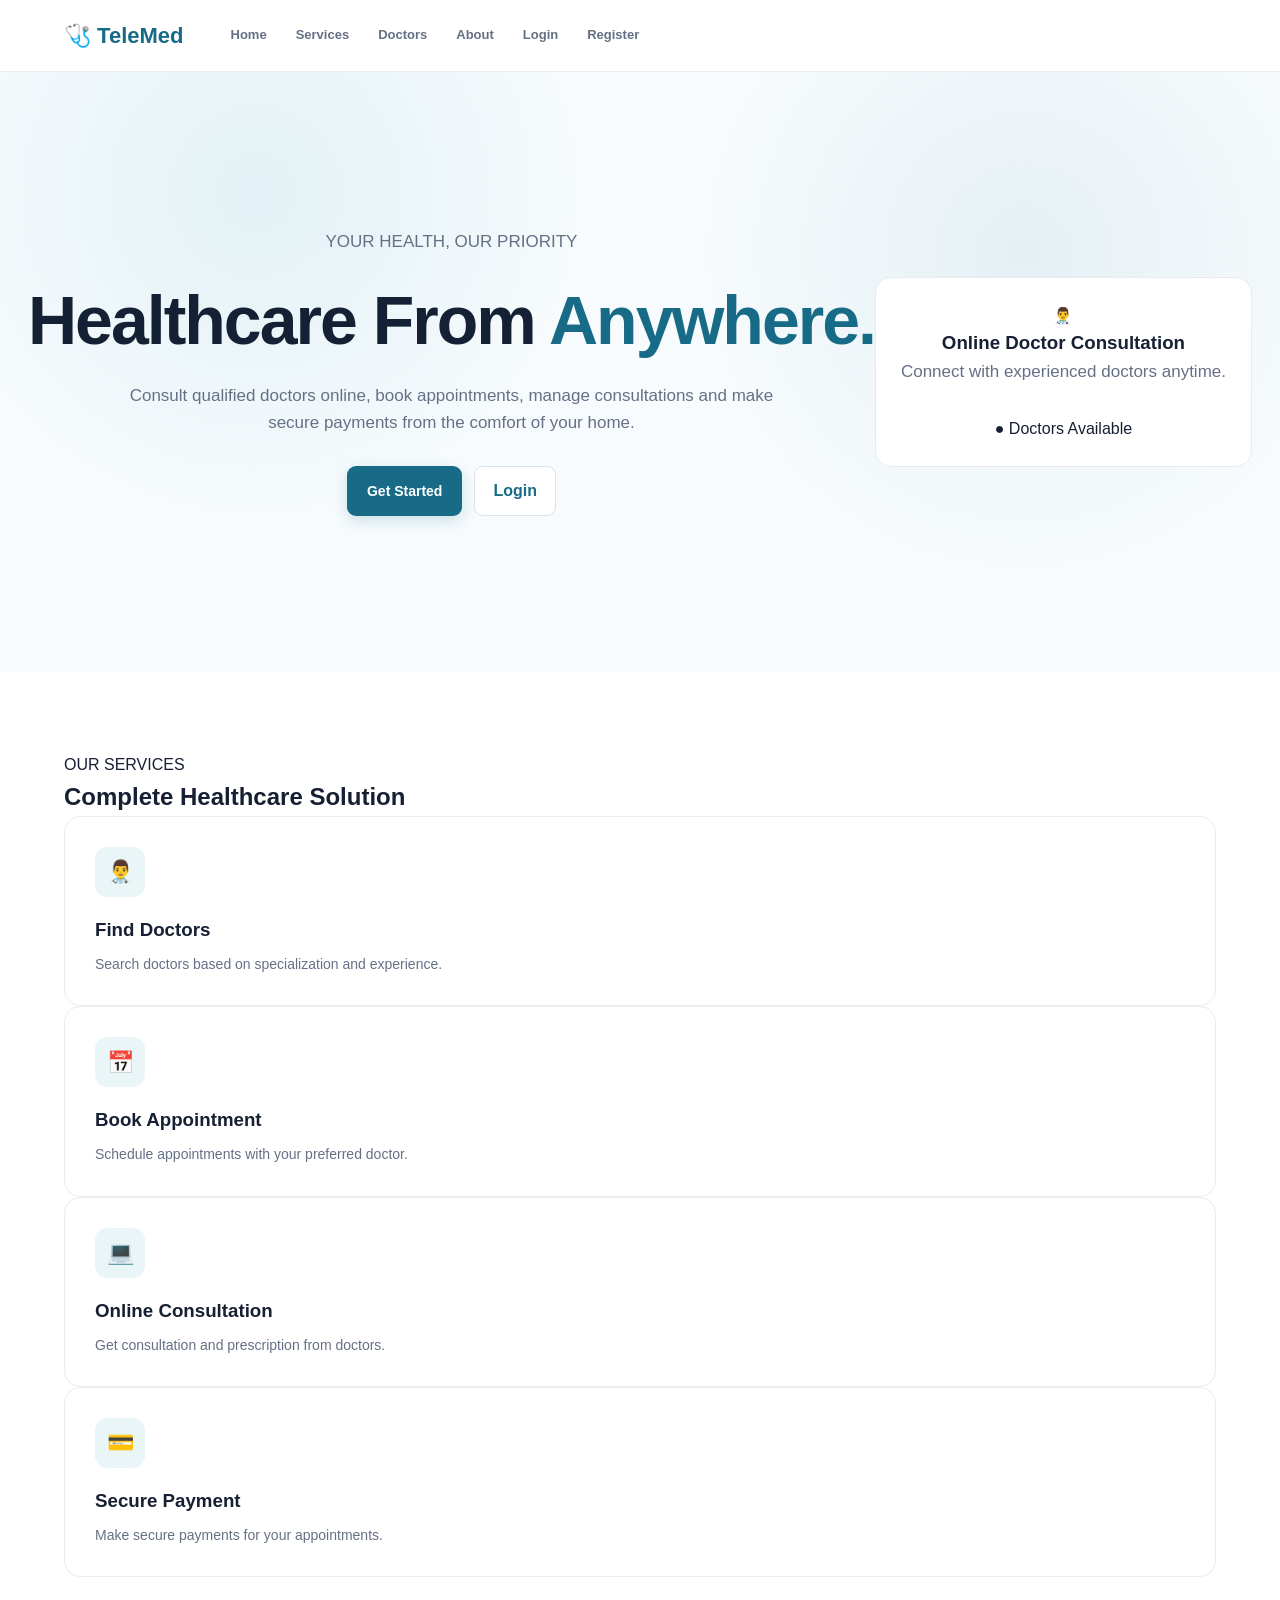
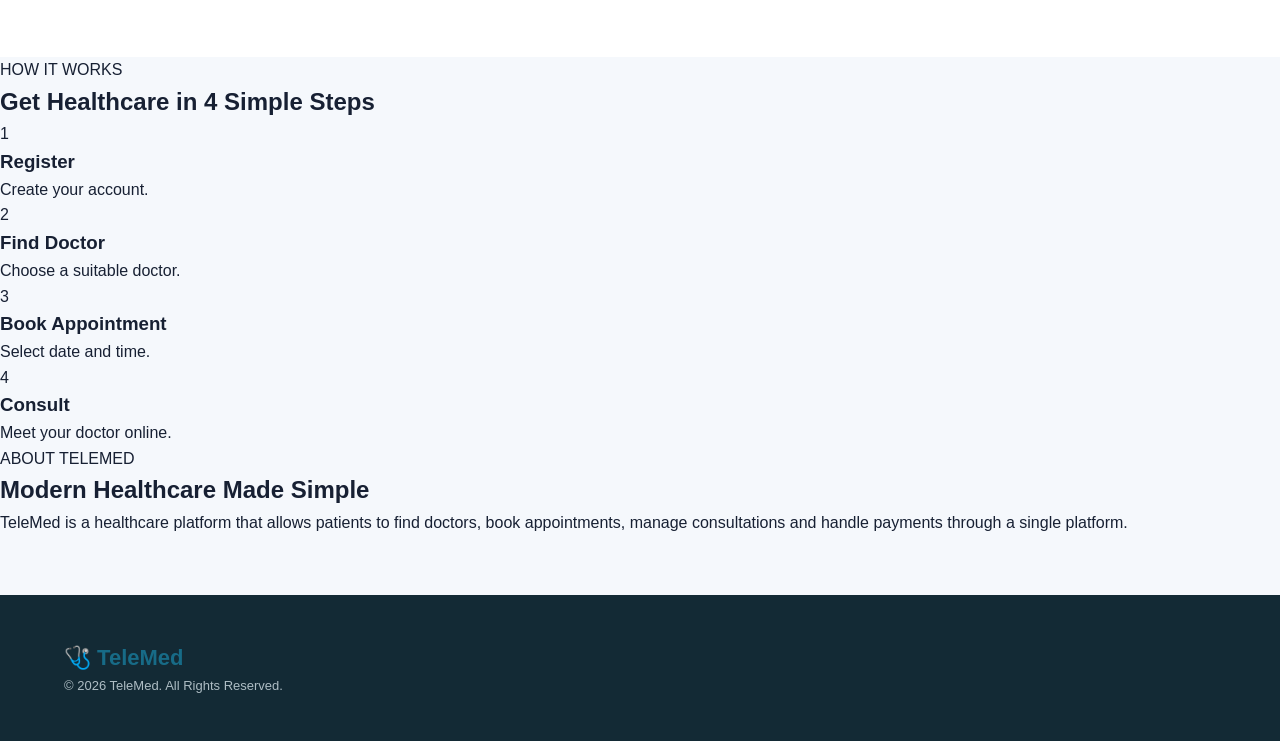
<file: src/main/resources/templates/index.html>
<!DOCTYPE html>
<html lang="en">

<head>
    <meta charset="UTF-8">
    <meta name="viewport" content="width=device-width, initial-scale=1.0">

    <title>TeleMed - Online Healthcare</title>

    <link rel="stylesheet" href="css/style.css">
</head>

<body>

<header class="navbar">

    <div class="logo">
        🩺 TeleMed
    </div>

    <nav>
        <a href="#home">Home</a>
        <a href="#services">Services</a>
        <a href="#doctors">Doctors</a>
        <a href="#about">About</a>

        <a href="login.html" class="login-btn">
            Login
        </a>

        <a href="register.html" class="register-btn">
            Register
        </a>
    </nav>

</header>


<!-- HERO SECTION -->

<section id="home" class="hero">

    <div class="hero-content">

        <p class="small-title">
            YOUR HEALTH, OUR PRIORITY
        </p>

        <h1>
            Healthcare From
            <span>Anywhere.</span>
        </h1>

        <p>
            Consult qualified doctors online, book appointments,
            manage consultations and make secure payments from
            the comfort of your home.
        </p>

        <div class="hero-buttons">

            <a href="register.html" class="primary-btn">
                Get Started
            </a>

            <a href="login.html" class="secondary-btn">
                Login
            </a>

        </div>

    </div>


    <div class="hero-image">

        <div class="doctor-card">

            <div class="doctor-icon">
                👨‍⚕️
            </div>

            <h3>
                Online Doctor Consultation
            </h3>

            <p>
                Connect with experienced doctors
                anytime.
            </p>

            <div class="online">
                ● Doctors Available
            </div>

        </div>

    </div>

</section>


<!-- SERVICES -->

<section id="services" class="services">

    <div class="section-title">

        <p>OUR SERVICES</p>

        <h2>
            Complete Healthcare Solution
        </h2>

    </div>


    <div class="service-container">

        <div class="service-card">

            <div class="service-icon">
                👨‍⚕️
            </div>

            <h3>
                Find Doctors
            </h3>

            <p>
                Search doctors based on specialization
                and experience.
            </p>

        </div>


        <div class="service-card">

            <div class="service-icon">
                📅
            </div>

            <h3>
                Book Appointment
            </h3>

            <p>
                Schedule appointments with your
                preferred doctor.
            </p>

        </div>


        <div class="service-card">

            <div class="service-icon">
                💻
            </div>

            <h3>
                Online Consultation
            </h3>

            <p>
                Get consultation and prescription
                from doctors.
            </p>

        </div>


        <div class="service-card">

            <div class="service-icon">
                💳
            </div>

            <h3>
                Secure Payment
            </h3>

            <p>
                Make secure payments for your
                appointments.
            </p>

        </div>

    </div>

</section>


<!-- HOW IT WORKS -->

<section class="how-it-works">

    <div class="section-title">

        <p>HOW IT WORKS</p>

        <h2>
            Get Healthcare in 4 Simple Steps
        </h2>

    </div>


    <div class="steps">

        <div class="step">

            <div class="step-number">
                1
            </div>

            <h3>
                Register
            </h3>

            <p>
                Create your account.
            </p>

        </div>


        <div class="step">

            <div class="step-number">
                2
            </div>

            <h3>
                Find Doctor
            </h3>

            <p>
                Choose a suitable doctor.
            </p>

        </div>


        <div class="step">

            <div class="step-number">
                3
            </div>

            <h3>
                Book Appointment
            </h3>

            <p>
                Select date and time.
            </p>

        </div>


        <div class="step">

            <div class="step-number">
                4
            </div>

            <h3>
                Consult
            </h3>

            <p>
                Meet your doctor online.
            </p>

        </div>

    </div>

</section>


<!-- ABOUT -->

<section id="about" class="about">

    <div>

        <p class="small-title">
            ABOUT TELEMED
        </p>

        <h2>
            Modern Healthcare Made Simple
        </h2>

        <p>
            TeleMed is a healthcare platform that allows
            patients to find doctors, book appointments,
            manage consultations and handle payments
            through a single platform.
        </p>

    </div>

</section>


<footer>

    <div class="logo">
        🩺 TeleMed
    </div>

    <p>
        © 2026 TeleMed. All Rights Reserved.
    </p>

</footer>


</body>

</html>
</file>
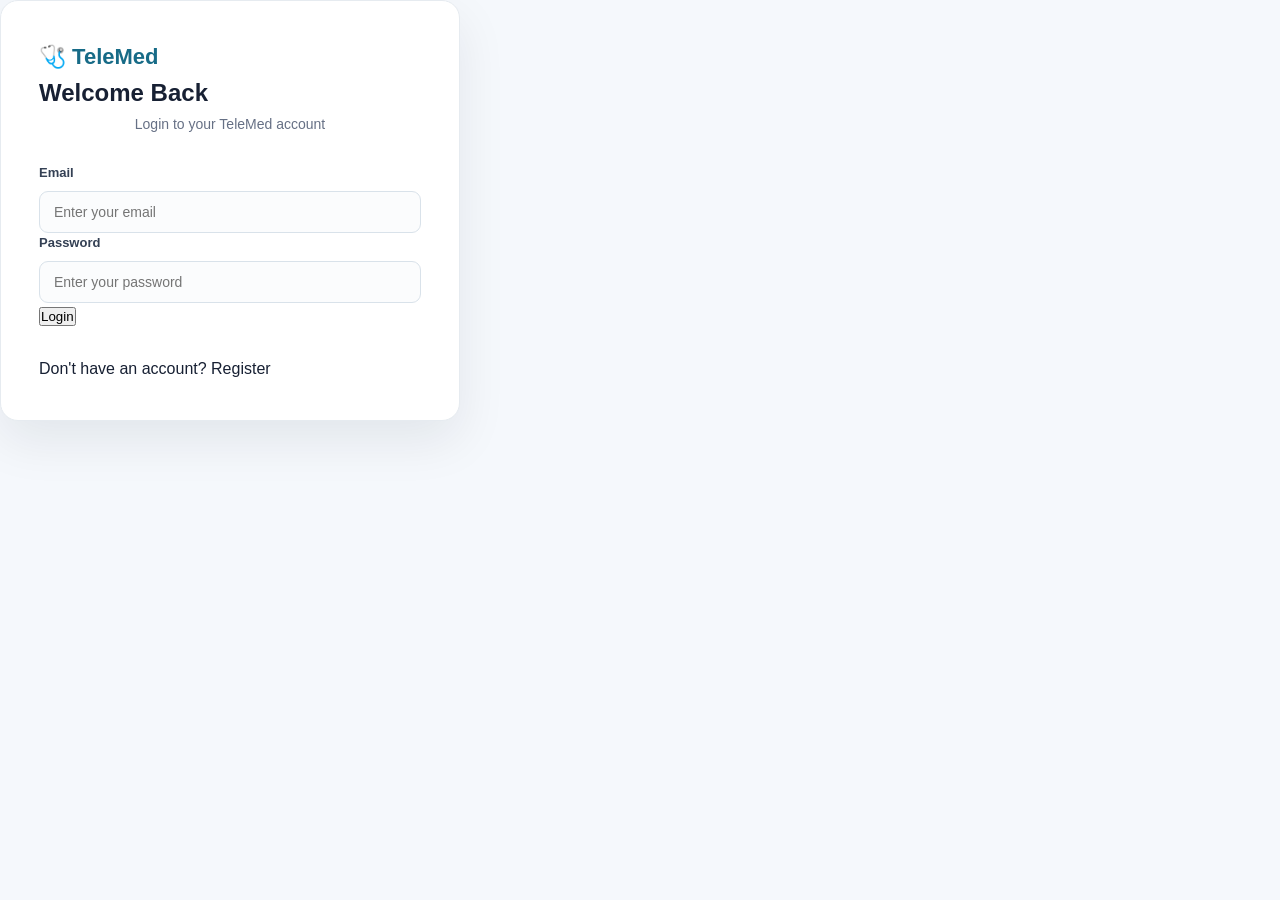
<file: src/main/resources/templates/appointments.html>
<!DOCTYPE html>
<html lang="en">
<head>
    <meta charset="UTF-8">
    <meta name="viewport" content="width=device-width, initial-scale=1.0">

    <title>My Appointments - TeleMed</title>

    <link rel="stylesheet" href="css/style.css">
</head>

<body>

<header class="navbar">

    <div class="logo">
        🩺 TeleMed
    </div>

    <nav>
        <a href="dashboard.html">Dashboard</a>
        <a href="doctors.html">Find Doctors</a>
        <a href="appointments.html" class="active">Appointments</a>
        <a href="consultations.html">Consultations</a>
        <a href="payments.html">Payments</a>
    </nav>

    <div class="nav-user">
        <span id="userName"></span>
        <button onclick="logout()" class="logout-btn">
            Logout
        </button>
    </div>

</header>


<main class="appointments-page">

    <section class="page-heading">

        <div>
            <h1>My Appointments</h1>

            <p>
                Manage your upcoming and previous doctor appointments.
            </p>
        </div>

        <a href="doctors.html" class="primary-btn">
            + Book Appointment
        </a>

    </section>


    <!-- Appointment Statistics -->

    <section class="appointment-stats">

        <div class="stat-card">
            <h3>Total</h3>
            <p id="totalAppointments">0</p>
        </div>

        <div class="stat-card">
            <h3>Pending</h3>
            <p id="pendingAppointments">0</p>
        </div>

        <div class="stat-card">
            <h3>Confirmed</h3>
            <p id="confirmedAppointments">0</p>
        </div>

        <div class="stat-card">
            <h3>Completed</h3>
            <p id="completedAppointments">0</p>
        </div>

    </section>


    <!-- Message -->

    <div id="message" class="page-message"></div>


    <!-- Appointments -->

    <section>

        <div id="appointmentsContainer"
             class="appointments-container">

            <div class="loading">
                Loading appointments...
            </div>

        </div>

    </section>

</main>


<!-- Payment Modal -->

<div id="paymentModal" class="modal">

    <div class="modal-content">

        <span class="close"
              onclick="closePaymentModal()">
            &times;
        </span>

        <h2>Make Payment</h2>

        <p class="payment-subtitle">
            Complete your consultation payment.
        </p>

        <div class="payment-summary">

            <p>
                <strong>Doctor:</strong>
                <span id="paymentDoctor"></span>
            </p>

            <p>
                <strong>Appointment:</strong>
                <span id="paymentAppointment"></span>
            </p>

            <p>
                <strong>Amount:</strong>
                ₹<span id="paymentAmount"></span>
            </p>

        </div>


        <form id="paymentForm">

            <input type="hidden" id="paymentAppointmentId">
            <input type="hidden" id="paymentAmountValue">

            <label for="paymentMethod">
                Payment Method
            </label>

            <select id="paymentMethod" required>

                <option value="">
                    Select Payment Method
                </option>

                <option value="UPI">
                    UPI
                </option>

                <option value="CARD">
                    Card
                </option>

                <option value="NET_BANKING">
                    Net Banking
                </option>

            </select>


            <button type="submit" class="primary-btn">
                Pay Now
            </button>

        </form>

        <p id="paymentMessage"></p>

    </div>

</div>


<script src="js/appointments.js"></script>

</body>
</html>
</file>
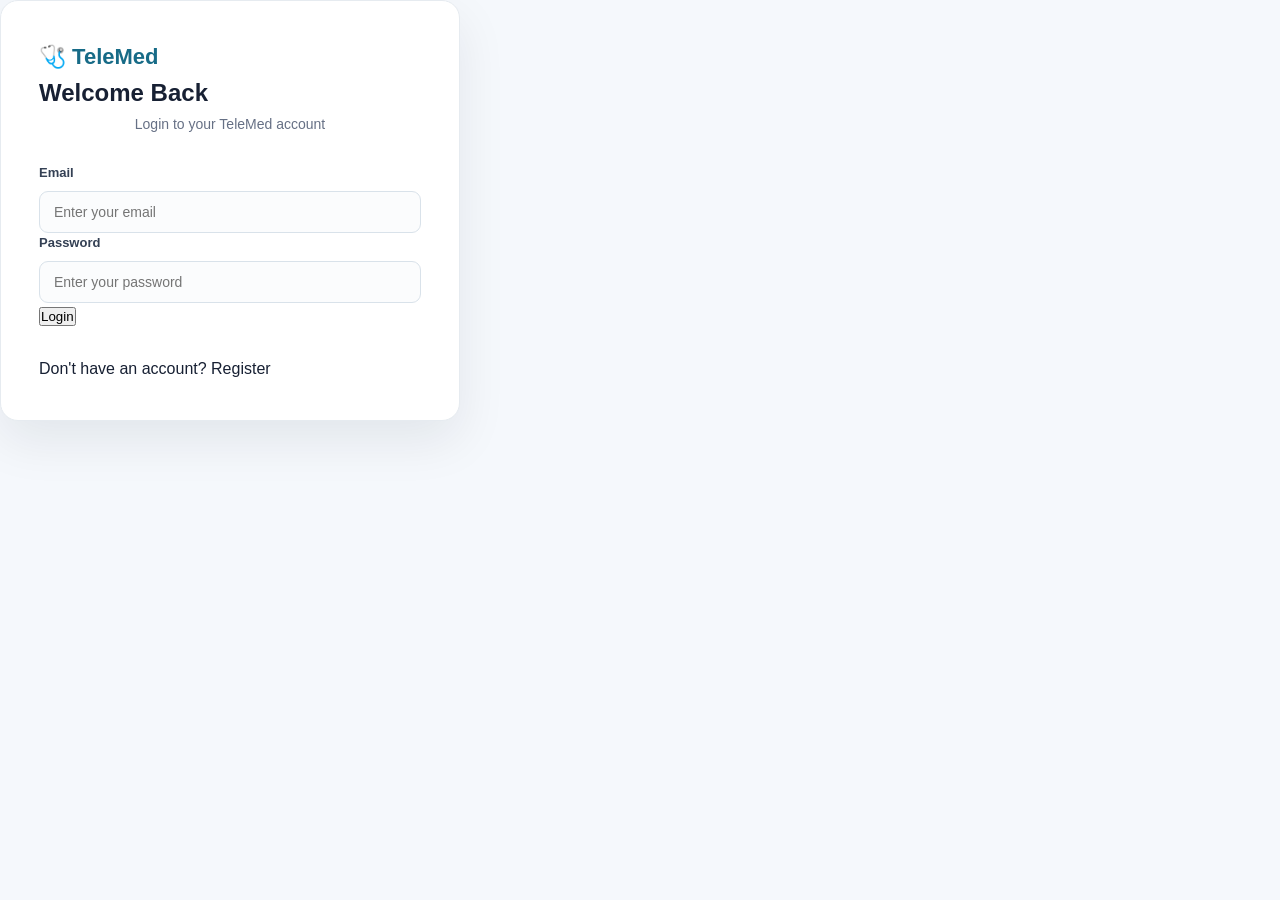
<file: src/main/resources/templates/consultations.html>
<!DOCTYPE html>
<html lang="en">

<head>

    <meta charset="UTF-8">

    <meta name="viewport"
          content="width=device-width, initial-scale=1.0">

    <title>My Consultations - TeleMed</title>

    <link rel="stylesheet"
          href="css/style.css">

</head>

<body>

<header class="navbar">

    <div class="logo">
        🩺 TeleMed
    </div>

    <nav>

        <a href="dashboard.html">
            Dashboard
        </a>

        <a href="doctors.html">
            Find Doctors
        </a>

        <a href="appointments.html">
            Appointments
        </a>

        <a href="consultations.html"
           class="active">
            Consultations
        </a>

        <a href="payments.html">
            Payments
        </a>

    </nav>

    <div class="nav-user">

        <span id="userName"></span>

        <button onclick="logout()"
                class="logout-btn">

            Logout

        </button>

    </div>

</header>


<main class="consultations-page">


    <!-- Heading -->

    <section class="page-heading">

        <div>

            <h1>
                My Consultations
            </h1>

            <p>
                View your consultation history,
                diagnosis and prescriptions.
            </p>

        </div>

        <a href="appointments.html"
           class="primary-btn">

            My Appointments

        </a>

    </section>


    <!-- Statistics -->

    <section class="consultation-stats">

        <div class="consultation-stat-card">

            <span class="consultation-stat-icon">
                🩺
            </span>

            <div>

                <h3>
                    Total
                </h3>

                <p id="totalConsultations">
                    0
                </p>

            </div>

        </div>


        <div class="consultation-stat-card">

            <span class="consultation-stat-icon">
                📅
            </span>

            <div>

                <h3>
                    Scheduled
                </h3>

                <p id="scheduledConsultations">
                    0
                </p>

            </div>

        </div>


        <div class="consultation-stat-card">

            <span class="consultation-stat-icon">
                ✓
            </span>

            <div>

                <h3>
                    Completed
                </h3>

                <p id="completedConsultations">
                    0
                </p>

            </div>

        </div>


        <div class="consultation-stat-card">

            <span class="consultation-stat-icon">
                ⏳
            </span>

            <div>

                <h3>
                    In Progress
                </h3>

                <p id="activeConsultations">
                    0
                </p>

            </div>

        </div>

    </section>


    <div id="message"
         class="page-message">
    </div>


    <!-- Consultation Cards -->

    <section>

        <div id="consultationsContainer"
             class="consultations-container">

            <div class="loading">
                Loading consultations...
            </div>

        </div>

    </section>

</main>


<!-- Consultation Details Modal -->

<div id="consultationModal"
     class="modal">

    <div class="modal-content consultation-modal">

        <span class="close"
              onclick="closeConsultationModal()">

            &times;

        </span>


        <h2>
            Consultation Details
        </h2>


        <div id="consultationDetails">
        </div>

    </div>

</div>


<script src="js/consultations.js"></script>

</body>

</html>
</file>
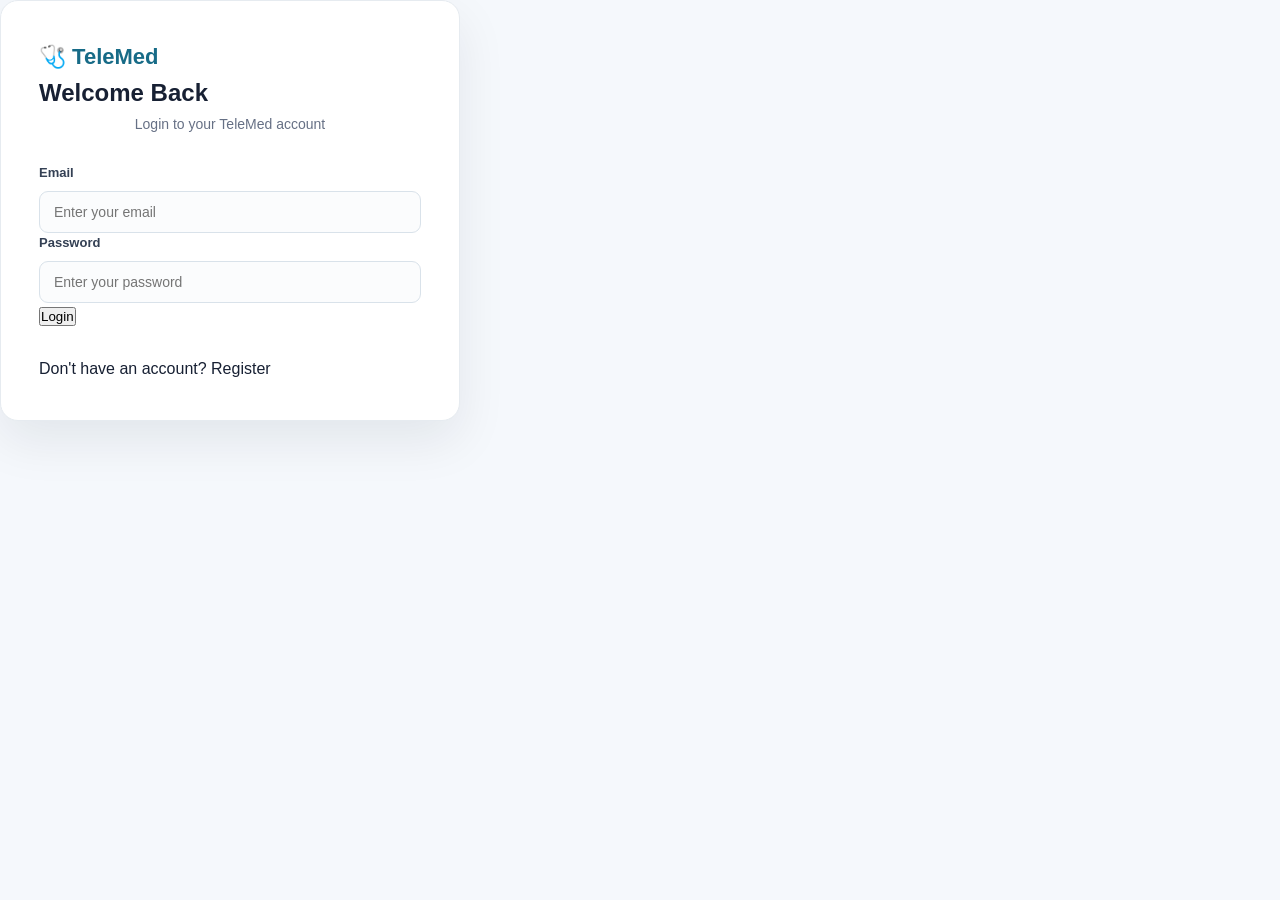
<file: src/main/resources/templates/login.html>
<!DOCTYPE html>
<html lang="en">

<head>

    <meta charset="UTF-8">

    <meta name="viewport"
          content="width=device-width, initial-scale=1.0">

    <title>Login - TeleMed</title>

    <link rel="stylesheet"
          href="css/style.css">

</head>

<body>

<div class="auth-container">

    <div class="auth-card">

        <div class="logo">
            🩺 TeleMed
        </div>

        <h2>Welcome Back</h2>

        <p>
            Login to your TeleMed account
        </p>


        <form id="loginForm">

            <label>Email</label>

            <input
                type="email"
                id="email"
                placeholder="Enter your email"
                required
            >


            <label>Password</label>

            <input
                type="password"
                id="password"
                placeholder="Enter your password"
                required
            >


            <button type="submit">
                Login
            </button>

        </form>


        <p id="message"></p>


        <div class="auth-footer">

            Don't have an account?

            <a href="register.html">
                Register
            </a>

        </div>

    </div>

</div>


<script src="js/auth.js"></script>

</body>

</html>
</file>
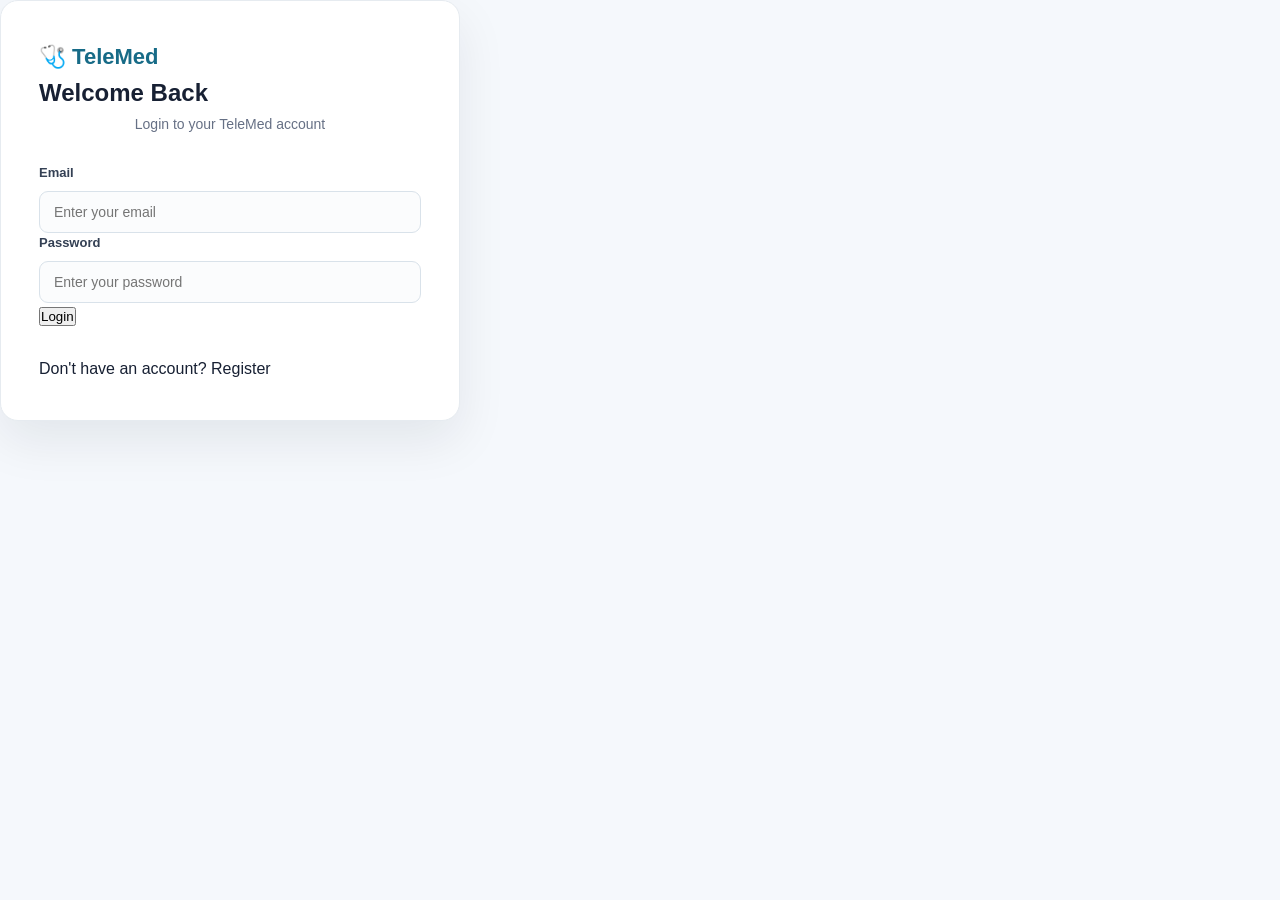
<file: src/main/resources/templates/payments.html>
<!DOCTYPE html>
<html lang="en">

<head>

    <meta charset="UTF-8">

    <meta name="viewport"
          content="width=device-width, initial-scale=1.0">

    <title>Payments - TeleMed</title>

    <link rel="stylesheet"
          href="css/style.css">

</head>


<body>

<header class="navbar">

    <div class="logo">
        🩺 TeleMed
    </div>


    <nav>

        <a href="dashboard.html">
            Dashboard
        </a>

        <a href="doctors.html">
            Find Doctors
        </a>

        <a href="appointments.html">
            Appointments
        </a>

        <a href="consultations.html">
            Consultations
        </a>

        <a href="payments.html"
           class="active">
            Payments
        </a>

    </nav>


    <div class="nav-user">

        <span id="userName"></span>

        <button onclick="logout()"
                class="logout-btn">

            Logout

        </button>

    </div>

</header>



<main class="payments-page">


    <!-- Page Heading -->

    <section class="page-heading">

        <div>

            <h1>
                Payment History
            </h1>

            <p>
                View and manage your consultation payments.
            </p>

        </div>


        <a href="appointments.html"
           class="primary-btn">

            View Appointments

        </a>

    </section>



    <!-- Payment Statistics -->

    <section class="payment-stats">


        <div class="payment-stat-card">

            <div class="stat-icon">
                💳
            </div>

            <div>

                <h3>
                    Total Payments
                </h3>

                <p id="totalPayments">
                    0
                </p>

            </div>

        </div>



        <div class="payment-stat-card">

            <div class="stat-icon">
                ✓
            </div>

            <div>

                <h3>
                    Successful
                </h3>

                <p id="successfulPayments">
                    0
                </p>

            </div>

        </div>



        <div class="payment-stat-card">

            <div class="stat-icon">
                ₹
            </div>

            <div>

                <h3>
                    Total Paid
                </h3>

                <p>
                    ₹<span id="totalAmount">0</span>
                </p>

            </div>

        </div>



        <div class="payment-stat-card">

            <div class="stat-icon">
                ⏳
            </div>

            <div>

                <h3>
                    Pending
                </h3>

                <p id="pendingPayments">
                    0
                </p>

            </div>

        </div>

    </section>



    <!-- Message -->

    <div id="message"
         class="page-message">
    </div>



    <!-- Payment Table -->

    <section class="payments-section">


        <div class="payments-table-wrapper">

            <table class="payments-table">

                <thead>

                    <tr>

                        <th>
                            Transaction
                        </th>

                        <th>
                            Appointment
                        </th>

                        <th>
                            Amount
                        </th>

                        <th>
                            Method
                        </th>

                        <th>
                            Status
                        </th>

                        <th>
                            Date
                        </th>

                    </tr>

                </thead>


                <tbody id="paymentsTableBody">

                    <tr>

                        <td colspan="6"
                            class="loading-cell">

                            Loading payments...

                        </td>

                    </tr>

                </tbody>

            </table>

        </div>


    </section>


</main>



<script src="js/payments.js"></script>

</body>

</html>
</file>
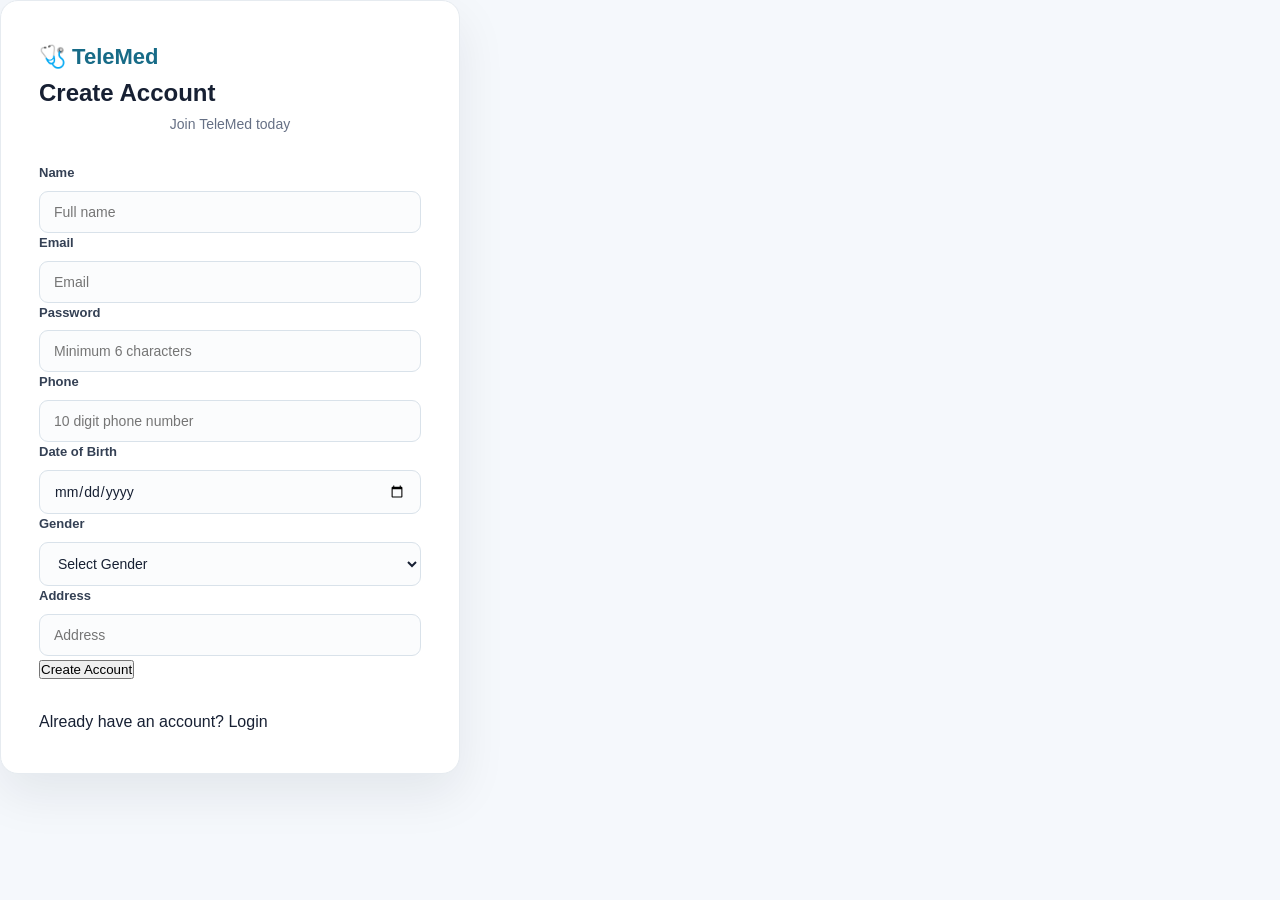
<file: src/main/resources/templates/register.html>
<!DOCTYPE html>
<html lang="en">

<head>

    <meta charset="UTF-8">

    <meta name="viewport"
          content="width=device-width, initial-scale=1.0">

    <title>Register - TeleMed</title>

    <link rel="stylesheet"
          href="css/style.css">

</head>

<body>

<div class="auth-container">

    <div class="auth-card">

        <div class="logo">
            🩺 TeleMed
        </div>

        <h2>Create Account</h2>

        <p>
            Join TeleMed today
        </p>


        <form id="registerForm">

            <label>Name</label>

            <input
                type="text"
                id="name"
                placeholder="Full name"
                required
            >


            <label>Email</label>

            <input
                type="email"
                id="email"
                placeholder="Email"
                required
            >


            <label>Password</label>

            <input
                type="password"
                id="password"
                placeholder="Minimum 6 characters"
                required
            >


            <label>Phone</label>

            <input
                type="tel"
                id="phone"
                placeholder="10 digit phone number"
                required
            >


            <label>Date of Birth</label>

            <input
                type="date"
                id="dateOfBirth"
            >


            <label>Gender</label>

            <select id="gender">

                <option value="">
                    Select Gender
                </option>

                <option value="Male">
                    Male
                </option>

                <option value="Female">
                    Female
                </option>

                <option value="Other">
                    Other
                </option>

            </select>


            <label>Address</label>

            <input
                type="text"
                id="address"
                placeholder="Address"
            >


            <button type="submit">
                Create Account
            </button>

        </form>


        <p id="message"></p>


        <div class="auth-footer">

            Already have an account?

            <a href="login.html">
                Login
            </a>

        </div>

    </div>

</div>


<script src="js/register.js"></script>

</body>

</html>
</file>
<file: src/main/resources/templates/css/style.css>
* {
    margin: 0;
    padding: 0;
    box-sizing: border-box;
}

html {
    scroll-behavior: smooth;
}

body {
    font-family:
        Inter,
        "Segoe UI",
        Roboto,
        Arial,
        sans-serif;

    background: #f5f8fc;

    color: #172033;

    line-height: 1.6;
}

a {
    text-decoration: none;
    color: inherit;
}

button,
input,
select,
textarea {
    font-family: inherit;
}

button {
    cursor: pointer;
}

/* =========================================================
   COMMON
========================================================= */
.container {
    max-width: 1200px;
    margin: auto;
    padding: 0 24px;
}

.primary-btn {
    display: inline-flex;

    align-items: center;
    justify-content: center;

    gap: 8px;

    background: #176b87;

    color: white;

    border: none;

    padding: 12px 20px;

    border-radius: 9px;

    font-size: 14px;

    font-weight: 600;

    transition: all 0.25s ease;

    box-shadow:
        0 5px 15px rgba(23, 107, 135, 0.18);
}

.primary-btn:hover {
    background: #12576f;

    transform: translateY(-2px);

    box-shadow:
        0 8px 20px rgba(23, 107, 135, 0.25);
}

.secondary-btn {
    display: inline-flex;

    align-items: center;
    justify-content: center;

    padding: 11px 18px;

    border-radius: 9px;

    border: 1px solid #d9e3eb;

    background: white;

    color: #176b87;

    font-weight: 600;

    transition: 0.2s;
}

.secondary-btn:hover {
    background: #f1f8fa;

    border-color: #bcd6df;
}


/* =========================================================
   NAVBAR
========================================================= */

.navbar {
    height: 72px;

    background: rgba(255, 255, 255, 0.96);

    border-bottom: 1px solid #e8edf2;

    display: flex;

    align-items: center;

    padding: 0 5%;

    gap: 35px;

    position: sticky;

    top: 0;

    z-index: 1000;

    backdrop-filter: blur(12px);
}


.logo {
    font-size: 22px;

    font-weight: 800;

    color: #176b87;

    white-space: nowrap;
}


.navbar nav {
    display: flex;

    align-items: center;

    gap: 5px;

    flex: 1;
}


.navbar nav a {
    padding: 8px 12px;

    border-radius: 7px;

    font-size: 13px;

    font-weight: 600;

    color: #667085;

    transition: 0.2s;
}


.navbar nav a:hover {
    color: #176b87;

    background: #f0f7f9;
}


.navbar nav a.active {
    color: #176b87;

    background: #eaf5f8;
}


.nav-user {
    display: flex;

    align-items: center;

    gap: 12px;

    white-space: nowrap;
}


.nav-user span {
    font-size: 13px;

    font-weight: 600;

    color: #344054;
}


.logout-btn {
    border: 1px solid #e2e8f0;

    background: white;

    color: #667085;

    padding: 8px 14px;

    border-radius: 7px;

    font-size: 12px;

    font-weight: 600;

    transition: 0.2s;
}


.logout-btn:hover {
    background: #fff4f4;

    border-color: #f0c8c8;

    color: #c0392b;
}


/* =========================================================
   LANDING PAGE
========================================================= */

.hero {
    min-height: 600px;

    display: flex;

    align-items: center;

    justify-content: center;

    text-align: center;

    padding: 80px 20px;

    background:
        radial-gradient(
            circle at 20% 20%,
            rgba(46, 155, 184, 0.10),
            transparent 30%
        ),
        radial-gradient(
            circle at 80% 30%,
            rgba(23, 107, 135, 0.08),
            transparent 30%
        ),
        #f7fbfd;
}


.hero-content {
    max-width: 850px;
}


.hero h1 {
    font-size: clamp(40px, 6vw, 68px);

    line-height: 1.05;

    letter-spacing: -2px;

    color: #142033;

    margin-bottom: 25px;
}


.hero h1 span {
    color: #176b87;
}


.hero p {
    max-width: 650px;

    margin: 0 auto 30px;

    color: #667085;

    font-size: 17px;
}


.hero-buttons {
    display: flex;

    justify-content: center;

    gap: 12px;

    flex-wrap: wrap;
}


/* =========================================================
   SERVICES
========================================================= */

.services {
    padding: 80px 5%;

    background: white;
}


.section-heading {
    text-align: center;

    max-width: 650px;

    margin: 0 auto 45px;
}


.section-heading h2 {
    font-size: 34px;

    color: #172033;

    margin-bottom: 10px;
}


.section-heading p {
    color: #667085;
}


.services-grid {
    max-width: 1150px;

    margin: auto;

    display: grid;

    grid-template-columns:
        repeat(3, 1fr);

    gap: 22px;
}


.service-card {
    background: white;

    border: 1px solid #e8edf2;

    padding: 30px;

    border-radius: 16px;

    transition: 0.25s;
}


.service-card:hover {
    transform: translateY(-5px);

    border-color: #c9e0e7;

    box-shadow:
        0 15px 35px rgba(16, 24, 40, 0.08);
}


.service-icon {
    width: 50px;

    height: 50px;

    display: flex;

    align-items: center;

    justify-content: center;

    border-radius: 12px;

    background: #eaf5f8;

    color: #176b87;

    font-size: 22px;

    margin-bottom: 18px;
}


.service-card h3 {
    margin-bottom: 8px;

    color: #172033;
}


.service-card p {
    color: #667085;

    font-size: 14px;
}


/* =========================================================
   AUTH PAGES
========================================================= */

.auth-page {
    min-height: calc(100vh - 72px);

    display: flex;

    align-items: center;

    justify-content: center;

    padding: 50px 20px;

    background:
        radial-gradient(
            circle at top left,
            rgba(23, 107, 135, 0.10),
            transparent 35%
        ),
        #f5f8fc;
}


.auth-container {
    width: 100%;

    max-width: 460px;
}


.auth-card {
    background: white;

    border: 1px solid #e6ebf0;

    border-radius: 18px;

    padding: 38px;

    box-shadow:
        0 20px 50px rgba(16, 24, 40, 0.08);
}


.auth-card h1 {
    text-align: center;

    font-size: 28px;

    margin-bottom: 8px;
}


.auth-card > p {
    text-align: center;

    color: #667085;

    margin-bottom: 28px;

    font-size: 14px;
}


.form-group {
    margin-bottom: 17px;
}


.form-group label,
.auth-card label {
    display: block;

    margin-bottom: 7px;

    font-size: 13px;

    font-weight: 600;

    color: #344054;
}


.form-group input,
.form-group select,
.form-group textarea,
.auth-card input,
.auth-card select,
.auth-card textarea {
    width: 100%;

    padding: 12px 14px;

    border: 1px solid #d9e2ea;

    border-radius: 9px;

    background: #fbfcfd;

    outline: none;

    font-size: 14px;

    color: #172033;

    transition: 0.2s;
}


.form-group input:focus,
.form-group select:focus,
.form-group textarea:focus,
.auth-card input:focus,
.auth-card select:focus,
.auth-card textarea:focus {
    border-color: #176b87;

    background: white;

    box-shadow:
        0 0 0 3px rgba(23, 107, 135, 0.10);
}


.auth-card .primary-btn {
    width: 100%;

    margin-top: 8px;
}


#message,
#paymentMessage {
    margin-top: 15px;

    font-size: 13px;

    font-weight: 600;

    text-align: center;
}


/* =========================================================
   DASHBOARD
========================================================= */

.dashboard {
    max-width: 1200px;

    margin: auto;

    padding: 45px 30px;
}


.dashboard-header {
    display: flex;

    align-items: center;

    justify-content: space-between;

    margin-bottom: 30px;
}


.dashboard-header h1 {
    font-size: 30px;

    margin-bottom: 5px;
}


.dashboard-header p {
    color: #667085;
}


.dashboard-grid {
    display: grid;

    grid-template-columns:
        repeat(4, 1fr);

    gap: 20px;
}


.dashboard-card {
    background: white;

    border: 1px solid #e7edf2;

    border-radius: 16px;

    padding: 25px;

    transition: 0.25s;

    cursor: pointer;
}


.dashboard-card:hover {
    transform: translateY(-4px);

    border-color: #c9e0e7;

    box-shadow:
        0 15px 35px rgba(16, 24, 40, 0.08);
}


.dashboard-card-icon {
    width: 48px;

    height: 48px;

    display: flex;

    align-items: center;

    justify-content: center;

    background: #eaf5f8;

    color: #176b87;

    border-radius: 12px;

    font-size: 21px;

    margin-bottom: 18px;
}


.dashboard-card h3 {
    margin-bottom: 7px;
}


.dashboard-card p {
    color: #667085;

    font-size: 13px;
}


/* =========================================================
   PAGE HEADING
========================================================= */

.page-heading {
    display: flex;

    align-items: center;

    justify-content: space-between;

    gap: 20px;

    margin-bottom: 30px;
}


.page-heading h1 {
    font-size: 32px;

    letter-spacing: -0.5px;

    margin-bottom: 5px;
}


.page-heading p {
    color: #667085;

    font-size: 14px;
}


/* =========================================================
   DOCTORS PAGE
========================================================= */

.doctors-page {
    max-width: 1200px;

    margin: auto;

    padding: 45px 30px;
}


.doctor-search {
    display: flex;

    gap: 10px;

    margin-bottom: 30px;
}


.doctor-search input {
    flex: 1;

    padding: 13px 15px;

    border: 1px solid #d9e2ea;

    border-radius: 9px;

    outline: none;

    background: white;
}


.doctor-search input:focus {
    border-color: #176b87;

    box-shadow:
        0 0 0 3px rgba(23, 107, 135, 0.10);
}


.doctor-container {
    display: grid;

    grid-template-columns:
        repeat(3, 1fr);

    gap: 22px;
}


.doctor-card {
    background: white;

    border: 1px solid #e5ebf0;

    border-radius: 16px;

    padding: 25px;

    transition: 0.25s;
}


.doctor-card:hover {
    transform: translateY(-5px);

    box-shadow:
        0 15px 35px rgba(16, 24, 40, 0.08);

    border-color: #c8dfe6;
}


.doctor-avatar {
    width: 60px;

    height: 60px;

    border-radius: 50%;

    background: #eaf5f8;

    display: flex;

    align-items: center;

    justify-content: center;

    color: #176b87;

    font-size: 23px;

    font-weight: 700;

    margin-bottom: 16px;
}


.doctor-card h2 {
    font-size: 19px;

    margin-bottom: 4px;
}


.doctor-card .specialization {
    color: #176b87;

    font-size: 13px;

    font-weight: 600;

    margin-bottom: 16px;
}


.doctor-info {
    display: grid;

    gap: 9px;

    margin-bottom: 20px;
}


.doctor-info p {
    display: flex;

    justify-content: space-between;

    gap: 10px;

    color: #667085;

    font-size: 13px;
}


.doctor-info strong {
    color: #344054;
}


.doctor-card .primary-btn {
    width: 100%;
}


/* =========================================================
   APPOINTMENTS
========================================================= */

.appointments-page {
    max-width: 1200px;

    margin: auto;

    padding: 45px 30px;
}


.appointment-stats {
    display: grid;

    grid-template-columns:
        repeat(4, 1fr);

    gap: 18px;

    margin-bottom: 30px;
}


.stat-card {
    background: white;

    border: 1px solid #e5ebf0;

    border-radius: 14px;

    padding: 22px;

    text-align: left;

    box-shadow:
        0 5px 18px rgba(16, 24, 40, 0.04);
}


.stat-card h3 {
    color: #667085;

    font-size: 13px;

    font-weight: 600;

    margin-bottom: 8px;
}


.stat-card p {
    color: #176b87;

    font-size: 28px;

    font-weight: 750;
}


.appointments-container {
    display: grid;

    grid-template-columns:
        repeat(2, 1fr);

    gap: 22px;
}


.appointment-card {
    background: white;

    border: 1px solid #e5ebf0;

    border-radius: 16px;

    padding: 24px;

    transition: 0.25s;
}


.appointment-card:hover {
    border-color: #cbdfe6;

    box-shadow:
        0 15px 35px rgba(16, 24, 40, 0.07);
}


.appointment-header {
    display: flex;

    align-items: flex-start;

    justify-content: space-between;

    gap: 15px;

    margin-bottom: 20px;
}


.appointment-header h2 {
    font-size: 19px;

    margin-bottom: 3px;
}


.appointment-details {
    display: grid;

    gap: 11px;

    margin-bottom: 20px;
}


.detail-row {
    display: flex;

    justify-content: space-between;

    gap: 15px;

    padding-bottom: 10px;

    border-bottom: 1px solid #edf1f4;
}


.detail-label {
    color: #8a94a6;

    font-size: 13px;
}


.detail-value {
    color: #344054;

    font-size: 13px;

    font-weight: 600;

    text-align: right;
}


.appointment-actions {
    display: flex;

    gap: 9px;

    flex-wrap: wrap;
}


/* =========================================================
   STATUS BADGES
========================================================= */

.status-badge,
.payment-status,
.consultation-status {
    display: inline-flex;

    align-items: center;

    justify-content: center;

    padding: 5px 10px;

    border-radius: 20px;

    font-size: 11px;

    font-weight: 700;

    white-space: nowrap;
}


.status-pending,
.payment-pending,
.consultation-scheduled {
    background: #fff7df;

    color: #9a6700;
}


.status-confirmed,
.payment-success,
.consultation-completed {
    background: #e8f7ee;

    color: #207a45;
}


.status-cancelled,
.payment-failed,
.consultation-cancelled {
    background: #fff0f0;

    color: #bd3d3d;
}


.status-completed {
    background: #eaf5f8;

    color: #176b87;
}


.consultation-progress {
    background: #edf4ff;

    color: #3867b1;
}


/* =========================================================
   APPOINTMENT BUTTONS
========================================================= */

.cancel-btn {
    border: 1px solid #f0cccc;

    background: #fff7f7;

    color: #bd3d3d;

    padding: 9px 14px;

    border-radius: 8px;

    font-size: 12px;

    font-weight: 600;

    transition: 0.2s;
}


.cancel-btn:hover {
    background: #fff0f0;
}


.pay-btn {
    border: none;

    background: #176b87;

    color: white;

    padding: 9px 15px;

    border-radius: 8px;

    font-size: 12px;

    font-weight: 600;

    transition: 0.2s;
}


.pay-btn:hover {
    background: #12576f;
}


.view-btn {
    display: inline-flex;

    align-items: center;

    justify-content: center;

    background: #edf7f9;

    color: #176b87;

    padding: 9px 14px;

    border-radius: 8px;

    font-size: 12px;

    font-weight: 600;

    border: none;
}


.view-btn:hover {
    background: #e1f0f3;
}


.prescription-btn {
    border: 1px solid #d5e4d9;

    background: #f3faf5;

    color: #287344;

    padding: 9px 14px;

    border-radius: 8px;

    font-size: 12px;

    font-weight: 600;
}


/* =========================================================
   PAYMENTS
========================================================= */

.payments-page {
    max-width: 1200px;

    margin: auto;

    padding: 45px 30px;
}


.payment-stats {
    display: grid;

    grid-template-columns:
        repeat(4, 1fr);

    gap: 18px;

    margin-bottom: 30px;
}


.payment-stat-card {
    background: white;

    border: 1px solid #e5ebf0;

    border-radius: 14px;

    padding: 20px;

    display: flex;

    align-items: center;

    gap: 14px;
}


.stat-icon {
    width: 45px;

    height: 45px;

    display: flex;

    align-items: center;

    justify-content: center;

    border-radius: 11px;

    background: #eaf5f8;

    color: #176b87;

    font-size: 19px;
}


.payment-stat-card h3 {
    font-size: 12px;

    color: #667085;

    margin-bottom: 3px;
}


.payment-stat-card p {
    font-size: 22px;

    font-weight: 750;

    color: #172033;
}


.payments-section {
    background: white;

    border: 1px solid #e5ebf0;

    border-radius: 16px;

    overflow: hidden;

    box-shadow:
        0 8px 25px rgba(16, 24, 40, 0.04);
}


.payments-table-wrapper {
    overflow-x: auto;
}


.payments-table {
    width: 100%;

    min-width: 800px;

    border-collapse: collapse;
}


.payments-table thead {
    background: #f8fafc;
}


.payments-table th {
    padding: 15px 18px;

    text-align: left;

    color: #667085;

    font-size: 11px;

    text-transform: uppercase;

    letter-spacing: 0.4px;

    font-weight: 700;
}


.payments-table td {
    padding: 17px 18px;

    border-top: 1px solid #edf1f4;

    color: #344054;

    font-size: 13px;
}


.payments-table tbody tr:hover {
    background: #fbfcfd;
}


.transaction-info {
    display: flex;

    flex-direction: column;

    gap: 3px;
}


.transaction-info strong {
    color: #172033;

    font-size: 12px;
}


.transaction-info span {
    color: #98a2b3;

    font-size: 11px;
}


.appointment-id {
    background: #edf7f9;

    color: #176b87;

    padding: 4px 8px;

    border-radius: 6px;

    font-size: 11px;

    font-weight: 700;
}


.payment-amount {
    color: #172033;

    font-size: 14px;
}


.payment-method {
    color: #667085;

    font-size: 12px;
}


.payment-date {
    color: #667085;

    font-size: 12px;

    white-space: nowrap;
}


/* =========================================================
   CONSULTATIONS
========================================================= */

.consultations-page {
    max-width: 1200px;

    margin: auto;

    padding: 45px 30px;
}


.consultation-stats {
    display: grid;

    grid-template-columns:
        repeat(4, 1fr);

    gap: 18px;

    margin-bottom: 30px;
}


.consultation-stat-card {
    background: white;

    border: 1px solid #e5ebf0;

    border-radius: 14px;

    padding: 20px;

    display: flex;

    align-items: center;

    gap: 14px;
}


.consultation-stat-icon {
    width: 45px;

    height: 45px;

    display: flex;

    align-items: center;

    justify-content: center;

    background: #eaf5f8;

    color: #176b87;

    border-radius: 11px;

    font-size: 19px;
}


.consultation-stat-card h3 {
    font-size: 12px;

    color: #667085;

    margin-bottom: 3px;
}


.consultation-stat-card p {
    font-size: 22px;

    font-weight: 750;

    color: #172033;
}


.consultations-container {
    display: grid;

    grid-template-columns:
        repeat(2, 1fr);

    gap: 22px;
}


.consultation-card {
    background: white;

    border: 1px solid #e5ebf0;

    border-radius: 16px;

    padding: 24px;

    transition: 0.25s;
}


.consultation-card:hover {
    transform: translateY(-3px);

    border-color: #cbdfe6;

    box-shadow:
        0 15px 35px rgba(16, 24, 40, 0.07);
}


.consultation-header {
    display: flex;

    justify-content: space-between;

    align-items: flex-start;

    gap: 15px;

    margin-bottom: 20px;
}


.consultation-header h2 {
    font-size: 19px;

    margin-bottom: 3px;
}


.consultation-header p {
    color: #176b87;

    font-size: 12px;

    font-weight: 600;
}


.consultation-info {
    display: grid;

    grid-template-columns:
        repeat(3, 1fr);

    gap: 10px;

    margin-bottom: 18px;
}


.consultation-info div {
    padding: 12px;

    background: #f8fafc;

    border-radius: 9px;
}


.consultation-info span {
    display: block;

    color: #98a2b3;

    font-size: 10px;

    margin-bottom: 4px;
}


.consultation-info strong {
    font-size: 12px;

    color: #344054;
}


.diagnosis-preview {
    padding: 15px;

    background: #f8fafc;

    border-left: 3px solid #176b87;

    border-radius: 7px;

    margin-bottom: 18px;
}


.diagnosis-preview span {
    color: #98a2b3;

    font-size: 11px;

    font-weight: 600;
}


.diagnosis-preview p {
    color: #475467;

    font-size: 13px;

    margin-top: 5px;
}


.consultation-actions {
    display: flex;

    gap: 9px;

    flex-wrap: wrap;
}


/* =========================================================
   MODALS
========================================================= */

.modal {
    display: none;

    position: fixed;

    z-index: 2000;

    left: 0;

    top: 0;

    width: 100%;

    height: 100%;

    overflow-y: auto;

    background: rgba(15, 23, 42, 0.48);

    backdrop-filter: blur(4px);

    padding: 40px 20px;
}


.modal-content {
    position: relative;

    background: white;

    width: 100%;

    max-width: 500px;

    margin: 50px auto;

    padding: 32px;

    border-radius: 18px;

    box-shadow:
        0 25px 60px rgba(15, 23, 42, 0.20);

    animation: modalOpen 0.2s ease;
}


@keyframes modalOpen {

    from {
        opacity: 0;

        transform: translateY(10px);
    }

    to {
        opacity: 1;

        transform: translateY(0);
    }

}


.modal-content h2 {
    font-size: 24px;

    margin-bottom: 7px;
}


.close {
    position: absolute;

    right: 20px;

    top: 15px;

    font-size: 28px;

    color: #98a2b3;

    cursor: pointer;
}


.close:hover {
    color: #344054;
}


.payment-summary {
    background: #f7fafb;

    border: 1px solid #e7edf2;

    padding: 17px;

    border-radius: 10px;

    margin: 20px 0;
}


.payment-summary p {
    margin: 7px 0;

    font-size: 13px;

    color: #667085;
}


.payment-summary strong {
    color: #344054;
}


#paymentForm {
    display: flex;

    flex-direction: column;

    gap: 10px;
}


#paymentForm label {
    font-size: 13px;

    font-weight: 600;

    color: #344054;
}


#paymentForm select {
    width: 100%;

    padding: 12px;

    border: 1px solid #d9e2ea;

    border-radius: 8px;

    outline: none;

    background: white;
}


#paymentForm select:focus {
    border-color: #176b87;
}


/* =========================================================
   CONSULTATION MODAL
========================================================= */

.consultation-modal {
    max-width: 700px;
}


.consultation-detail-box {
    margin-top: 20px;
}


.detail-section {
    background: #f8fafc;

    border: 1px solid #e7edf2;

    padding: 18px;

    border-radius: 10px;

    margin-bottom: 13px;
}


.detail-section h3 {
    color: #176b87;

    font-size: 14px;

    margin-bottom: 10px;
}


.detail-section p {
    color: #667085;

    font-size: 13px;

    line-height: 1.7;
}


.prescription-box {
    background: #f3faf5;

    border-color: #d9eadf;
}


.prescription-box h3 {
    color: #287344;
}


/* =========================================================
   EMPTY / LOADING
========================================================= */

.loading,
.empty-state {
    grid-column: 1 / -1;

    background: white;

    border: 1px solid #e5ebf0;

    border-radius: 16px;

    padding: 60px 30px;

    text-align: center;

    color: #667085;
}


.empty-state h3 {
    color: #344054;

    margin-bottom: 7px;
}


.empty-icon {
    font-size: 40px;

    margin-bottom: 12px;
}


.loading-cell,
.empty-cell {
    padding: 60px 30px !important;

    text-align: center;

    color: #667085;
}


.page-message {
    min-height: 20px;

    margin-bottom: 15px;

    font-size: 13px;

    font-weight: 600;
}


/* =========================================================
   FOOTER
========================================================= */

footer {
    background: #132a35;

    color: white;

    padding: 45px 5%;

    margin-top: 60px;
}


footer p {
    color: #aebdc4;

    font-size: 13px;
}


/* =========================================================
   RESPONSIVE
========================================================= */

@media (max-width: 1100px) {

    .navbar {
        padding: 0 25px;

        gap: 15px;
    }

    .navbar nav {
        gap: 0;
    }

    .navbar nav a {
        padding: 7px 8px;

        font-size: 12px;
    }

    .dashboard-grid,
    .doctor-container {
        grid-template-columns:
            repeat(2, 1fr);
    }

}


@media (max-width: 900px) {

    .appointment-stats,
    .payment-stats,
    .consultation-stats {
        grid-template-columns:
            repeat(2, 1fr);
    }

    .appointments-container,
    .consultations-container {
        grid-template-columns: 1fr;
    }

    .navbar {
        height: auto;

        min-height: 72px;

        flex-wrap: wrap;

        padding: 14px 20px;
    }

    .navbar nav {
        order: 3;

        width: 100%;

        overflow-x: auto;

        padding-bottom: 5px;
    }

}


@media (max-width: 650px) {

    .dashboard,
    .doctors-page,
    .appointments-page,
    .payments-page,
    .consultations-page {
        padding: 30px 16px;
    }


    .dashboard-grid,
    .doctor-container,
    .appointment-stats,
    .payment-stats,
    .consultation-stats {
        grid-template-columns: 1fr;
    }


    .page-heading,
    .dashboard-header {
        flex-direction: column;

        align-items: flex-start;
    }


    .page-heading h1 {
        font-size: 27px;
    }


    .doctor-search {
        flex-direction: column;
    }


    .consultation-info {
        grid-template-columns: 1fr;
    }


    .appointment-header,
    .consultation-header {
        flex-direction: column;
    }


    .detail-row {
        flex-direction: column;

        gap: 3px;
    }


    .detail-value {
        text-align: left;
    }


    .auth-card {
        padding: 25px 20px;
    }


    .modal-content {
        padding: 25px 20px;

        margin: 20px auto;
    }

}
</file>
